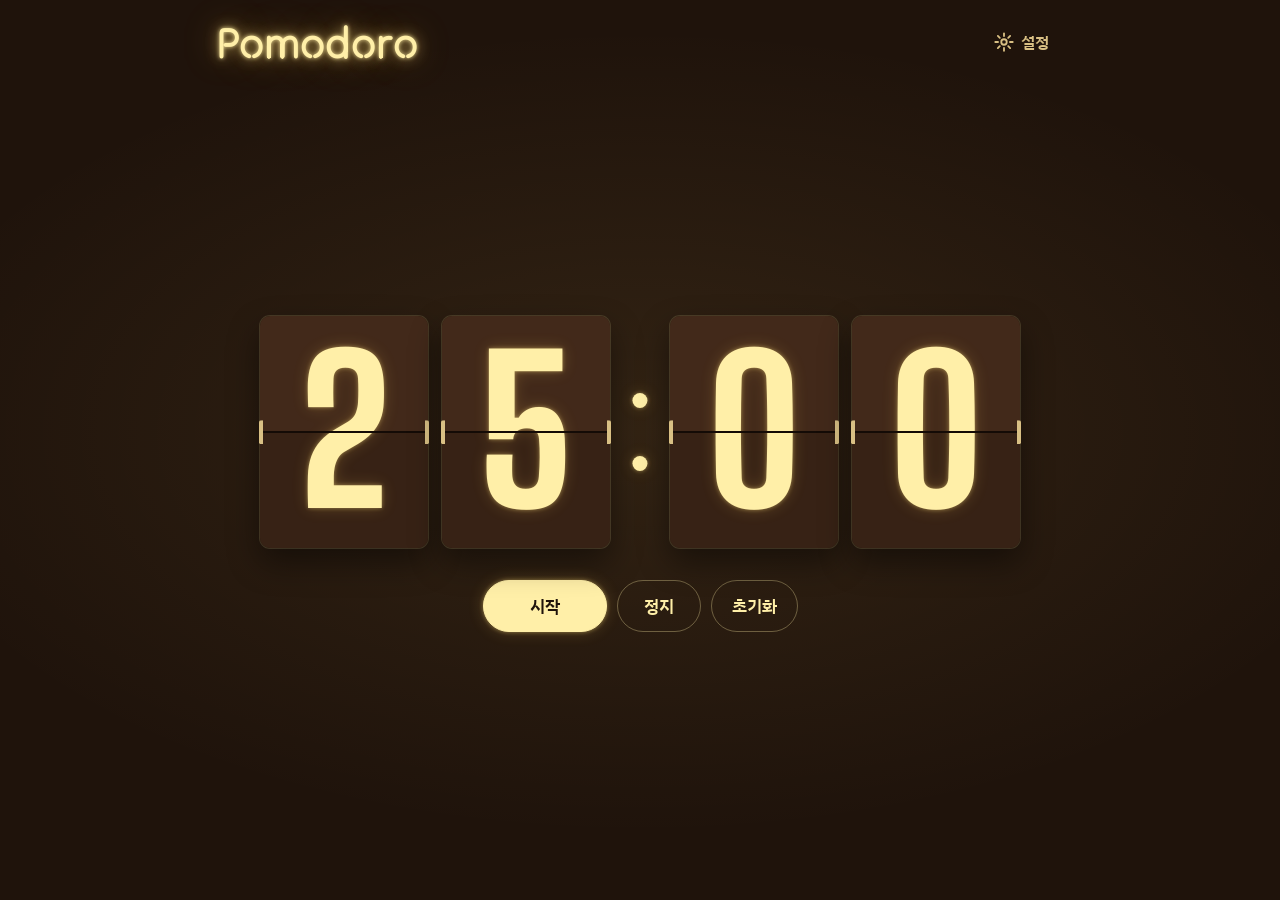
<file: index.html>
<!doctype html>
<html lang="ko">
  <head>
    <meta charset="utf-8" />
    <meta name="viewport" content="width=device-width, initial-scale=1" />
    <title>Pomodoro</title>
    <link rel="preconnect" href="https://fonts.googleapis.com" />
    <link rel="preconnect" href="https://fonts.gstatic.com" crossorigin />
    <link
      rel="stylesheet"
      href="https://fonts.googleapis.com/css2?family=Big+Shoulders+Display:wght@800&family=IBM+Plex+Sans+KR:wght@500;600&family=Tilt+Neon&display=swap"
    />
    <link rel="stylesheet" href="index.css" />
    <script src="timer-settings.js" defer></script>
    <script src="script.js" defer></script>
  </head>
  <body>
    <main class="page">
      <h1 class="title">Pomodoro</h1>

      <p id="time" class="time" role="timer" aria-label="남은 시간">25:00</p>

      <div class="controls">
        <button id="start-button" class="button button-primary" type="button">시작</button>
        <button id="stop-button" class="button" type="button">정지</button>
        <button id="reset-button" class="button" type="button">초기화</button>
      </div>

      <button id="settings-button" class="settings" type="button">
        <svg viewBox="0 0 24 24" aria-hidden="true">
          <circle cx="12" cy="12" r="3" />
          <path
            d="M12 2.5v3M12 18.5v3M2.5 12h3M18.5 12h3M5.3 5.3l2.1 2.1M16.6 16.6l2.1 2.1M18.7 5.3l-2.1 2.1M7.4 16.6l-2.1 2.1"
          />
        </svg>
        설정
      </button>
    </main>
  </body>
</html>
</file>
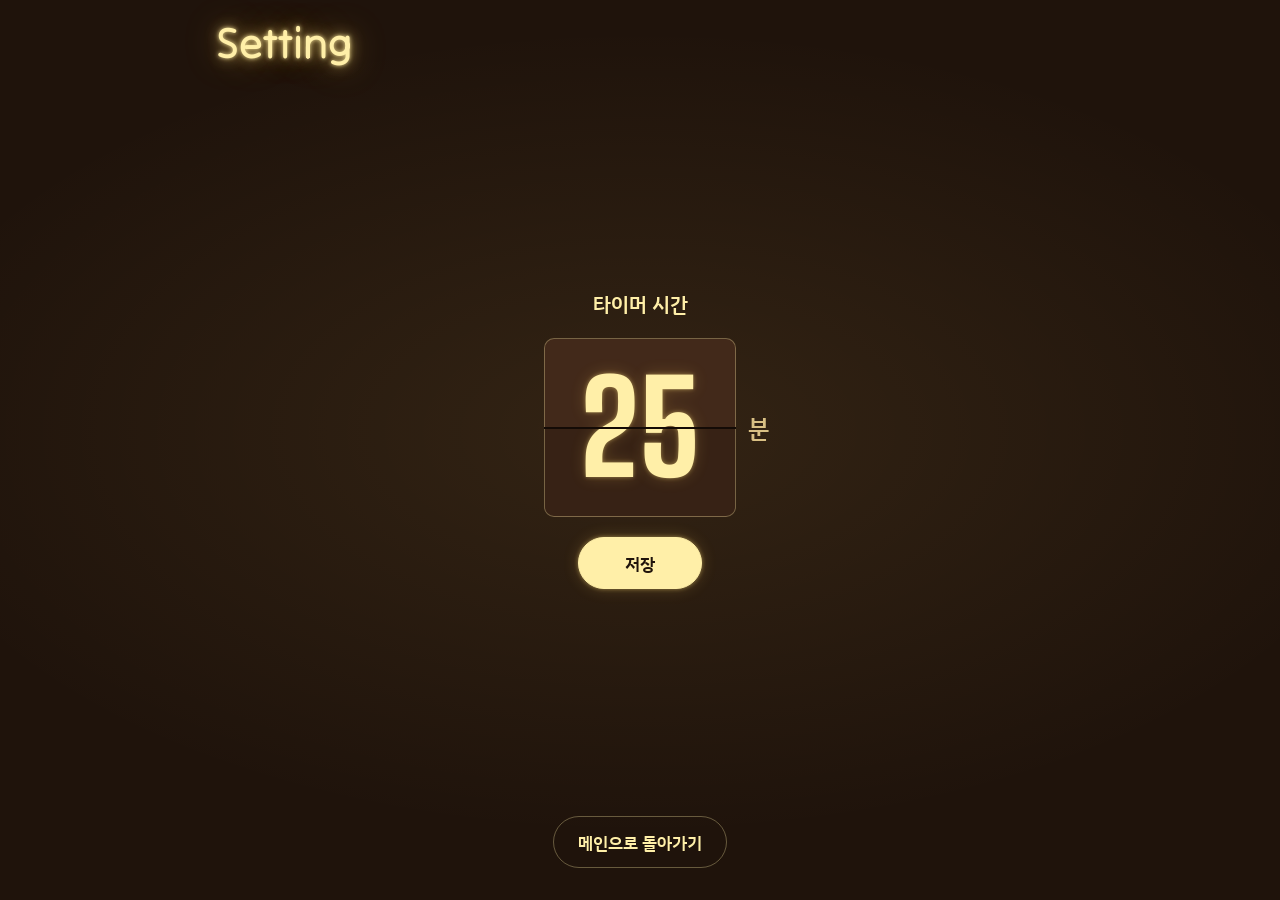
<file: settings.html>
<!doctype html>
<html lang="ko">
  <head>
    <meta charset="utf-8" />
    <meta name="viewport" content="width=device-width, initial-scale=1" />
    <title>Setting - Pomodoro</title>
    <link rel="preconnect" href="https://fonts.googleapis.com" />
    <link rel="preconnect" href="https://fonts.gstatic.com" crossorigin />
    <link
      rel="stylesheet"
      href="https://fonts.googleapis.com/css2?family=Big+Shoulders+Display:wght@800&family=IBM+Plex+Sans+KR:wght@500;600&family=Tilt+Neon&display=swap"
    />
    <link rel="stylesheet" href="settings.css" />
    <script src="timer-settings.js" defer></script>
    <script src="settings.js" defer></script>
  </head>
  <body>
    <main class="page">
      <h3 class="title">Setting</h3>

      <form id="settings-form" class="field">
        <label class="field-label" for="timer-minutes">타이머 시간</label>
        <div class="field-input">
          <input
            id="timer-minutes"
            class="minutes"
            type="number"
            inputmode="numeric"
            min="1"
            max="60"
            step="1"
            value="25"
            required
          />
          <span class="unit">분</span>
        </div>
        <button id="save-button" class="save" type="submit">저장</button>
      </form>

      <a class="back" href="index.html">메인으로 돌아가기</a>
    </main>
  </body>
</html>
</file>
<file: index.css>
:root {
  color-scheme: dark;

  --espresso: #1f130b;
  --flap-top: #42291a;
  --flap-bottom: #372215;
  --hinge: #140b06;
  --butter: #ffefa8;
  --butter-soft: #d9c084;
  --line: rgba(255, 239, 168, 0.32);

  --glow-soft: 0 0 4px rgba(255, 226, 130, 0.45), 0 0 16px rgba(255, 205, 90, 0.2);
  --glow-full: 0 0 4px rgba(255, 235, 160, 0.9), 0 0 14px rgba(255, 220, 120, 0.65),
    0 0 36px rgba(255, 200, 80, 0.4);

  /* 카드 4장, 콜론, 간격이 합쳐 카드 폭의 4.5배를 넘지 않는다. */
  --card-w: min(calc((100vw - 32px) / 4.5), 29svh, 168px);
  --card-h: calc(var(--card-w) * 1.38);
}

* {
  box-sizing: border-box;
  margin: 0;
}

body {
  min-height: 100svh;
  background:
    radial-gradient(60% 45% at 50% 48%, rgba(255, 205, 110, 0.09), transparent 100%),
    var(--espresso);
  color: var(--butter);
  font-family: "IBM Plex Sans KR", system-ui, sans-serif;
}

.page {
  display: grid;
  grid-template-columns: 1fr auto;
  grid-template-rows: auto 1fr auto auto 1fr;
  align-items: center;
  gap: 16px;
  max-width: 880px;
  min-height: 100svh;
  margin-inline: auto;
  padding: 20px 16px 32px;
}

/* 네온 간판: 페이지를 열 때 한 번만 깜빡이며 켜진다. */
.title {
  font-family: "Tilt Neon", "IBM Plex Sans KR", sans-serif;
  font-size: clamp(2rem, 7vw, 2.75rem);
  font-weight: 400;
  line-height: 1;
  text-shadow: var(--glow-full);
  animation: sign-on 900ms linear both;
}

@keyframes sign-on {
  0%,
  18%,
  34% {
    opacity: 0.25;
  }
  12%,
  26%,
  100% {
    opacity: 1;
  }
}

/* 플립 보드 */
.time {
  grid-column: 1 / -1;
  grid-row: 3;
  justify-self: center;
  font-family: "Big Shoulders Display", "IBM Plex Sans KR", sans-serif;
  font-size: calc(var(--card-h) * 0.86);
  font-weight: 800;
  line-height: 1;
}

.flip-board {
  display: flex;
  align-items: center;
  gap: calc(var(--card-w) * 0.08);
}

.flip-card {
  position: relative;
  display: block;
  width: var(--card-w);
  height: var(--card-h);
  border-radius: 10px;
  box-shadow:
    0 0 0 1px rgba(255, 239, 168, 0.14),
    0 14px 32px rgba(0, 0, 0, 0.45);
  perspective: calc(var(--card-h) * 6);
  text-shadow: var(--glow-soft);
}

.is-running .flip-card {
  text-shadow: var(--glow-full);
}

/* 경첩: 가운데 틈과 양옆의 핀 */
.flip-card::before,
.flip-card::after {
  content: "";
  position: absolute;
  top: 50%;
  z-index: 3;
  pointer-events: none;
}

.flip-card::before {
  left: 0;
  right: 0;
  height: 2px;
  margin-top: -1px;
  background: var(--hinge);
}

.flip-card::after {
  left: -1px;
  right: -1px;
  height: calc(var(--card-w) * 0.14);
  transform: translateY(-50%);
  background:
    linear-gradient(var(--butter-soft), var(--butter-soft)) left / 4px 100% no-repeat,
    linear-gradient(var(--butter-soft), var(--butter-soft)) right / 4px 100% no-repeat;
  border-radius: 2px;
}

.half {
  position: absolute;
  left: 0;
  right: 0;
  display: block;
  height: 50%;
  overflow: hidden;
  backface-visibility: hidden;
}

.half-top {
  top: 0;
  border-radius: 10px 10px 0 0;
  background: var(--flap-top);
  transform-origin: bottom;
}

.half-bottom {
  bottom: 0;
  border-radius: 0 0 10px 10px;
  background: var(--flap-bottom);
  transform-origin: top;
}

.flip-digit {
  position: absolute;
  left: 0;
  display: grid;
  place-items: center;
  width: 100%;
  height: 200%;
}

.half-top .flip-digit {
  top: 0;
}

.half-bottom .flip-digit {
  bottom: 0;
}

.flap {
  z-index: 2;
  visibility: hidden;
}

.is-flipping .flap {
  visibility: visible;
}

.is-flipping .flap-top {
  animation: fold-top 280ms ease-in both;
}

.is-flipping .flap-bottom {
  animation: fold-bottom 280ms 280ms ease-out both;
}

@keyframes fold-top {
  to {
    transform: rotateX(-90deg);
    filter: brightness(0.55);
  }
}

@keyframes fold-bottom {
  from {
    transform: rotateX(90deg);
    filter: brightness(0.55);
  }
}

.time-colon {
  position: relative;
  display: block;
  flex: none;
  width: calc(var(--card-w) * 0.2);
  height: calc(var(--card-h) * 0.34);
}

.time-colon::before,
.time-colon::after {
  content: "";
  position: absolute;
  left: 50%;
  width: calc(var(--card-w) * 0.09);
  aspect-ratio: 1;
  border-radius: 50%;
  background: var(--butter);
  box-shadow: var(--glow-soft);
  transform: translateX(-50%);
}

.time-colon::before {
  top: 0;
}

.time-colon::after {
  bottom: 0;
}

.is-running .time-colon::before,
.is-running .time-colon::after {
  box-shadow: var(--glow-full);
}

/* 버튼: 꺼진 네온관, 주 버튼만 켜 둔다. */
.controls {
  grid-column: 1 / -1;
  grid-row: 4;
  display: flex;
  justify-content: center;
  gap: 10px;
  margin-top: 16px;
}

.button,
.settings {
  border: 1.5px solid var(--line);
  border-radius: 999px;
  background: transparent;
  color: var(--butter);
  font: inherit;
  font-weight: 600;
  cursor: pointer;
  transition:
    border-color 120ms ease,
    box-shadow 120ms ease,
    transform 80ms ease;
}

.button {
  min-width: 84px;
  min-height: 52px;
  padding: 0 20px;
  font-size: 1.0625rem;
}

.button-primary {
  min-width: 124px;
  border-color: var(--butter);
  background: var(--butter);
  color: var(--espresso);
  box-shadow: var(--glow-soft);
}

.settings {
  grid-column: 2;
  grid-row: 1;
  display: inline-flex;
  align-items: center;
  gap: 6px;
  min-height: 44px;
  padding: 0 14px 0 10px;
  border-color: transparent;
  color: var(--butter-soft);
}

.settings svg {
  width: 22px;
  height: 22px;
  fill: none;
  stroke: currentColor;
  stroke-width: 2;
  stroke-linecap: round;
}

.button:hover,
.settings:hover {
  border-color: var(--butter);
  box-shadow: var(--glow-full);
}

.button:active,
.settings:active {
  transform: translateY(2px);
}

.button:focus-visible,
.settings:focus-visible {
  outline: 2px solid var(--butter);
  outline-offset: 3px;
}

@media (max-width: 360px) {
  .controls {
    gap: 6px;
  }

  .button {
    min-width: 72px;
    padding: 0 12px;
  }

  .button-primary {
    min-width: 96px;
  }
}

@media (prefers-reduced-motion: reduce) {
  .title {
    animation: none;
  }

  /* animationend로 숫자를 교체하므로 애니메이션을 끄지 않고 즉시 끝낸다. */
  .is-flipping .flap-top,
  .is-flipping .flap-bottom {
    animation-duration: 1ms;
    animation-delay: 0ms;
  }

  .button,
  .settings {
    transition: none;
  }

  .button:active,
  .settings:active {
    transform: none;
  }
}
</file>
<file: settings.css>
:root {
  color-scheme: dark;

  --espresso: #1f130b;
  --flap-top: #42291a;
  --flap-bottom: #372215;
  --hinge: #140b06;
  --butter: #ffefa8;
  --butter-soft: #d9c084;
  --coral: #ff9d85;
  --line: rgba(255, 239, 168, 0.32);

  --glow-soft: 0 0 4px rgba(255, 226, 130, 0.45), 0 0 16px rgba(255, 205, 90, 0.2);
  --glow-full: 0 0 4px rgba(255, 235, 160, 0.9), 0 0 14px rgba(255, 220, 120, 0.65),
    0 0 36px rgba(255, 200, 80, 0.4);
}

* {
  box-sizing: border-box;
  margin: 0;
}

body {
  min-height: 100svh;
  background:
    radial-gradient(60% 45% at 50% 48%, rgba(255, 205, 110, 0.09), transparent 100%),
    var(--espresso);
  color: var(--butter);
  font-family: "IBM Plex Sans KR", system-ui, sans-serif;
}

/* 메인 페이지와 같은 틀: 제목은 왼쪽 위, 내용은 가운데, 버튼은 아래 */
.page {
  display: grid;
  grid-template-rows: auto 1fr auto;
  gap: 16px;
  max-width: 880px;
  min-height: 100svh;
  margin-inline: auto;
  padding: 20px 16px 32px;
}

.title {
  min-height: 44px;
  font-family: "Tilt Neon", "IBM Plex Sans KR", sans-serif;
  font-size: clamp(2rem, 7vw, 2.75rem);
  font-weight: 400;
  line-height: 1;
  text-shadow: var(--glow-full);
}

.field {
  display: grid;
  align-content: center;
  justify-items: center;
  gap: 20px;
}

.field-label {
  font-size: 1.25rem;
  font-weight: 600;
}

/* 단위를 흐름에서 빼서 입력칸이 라벨과 같은 축에 놓이게 한다. */
.field-input {
  position: relative;
}

/* 입력칸도 메인 화면의 카드처럼 가운데가 접힌 모양으로 둔다. */
.field-input::after {
  content: "";
  position: absolute;
  top: 50%;
  left: 0;
  right: 0;
  height: 2px;
  margin-top: -1px;
  background: var(--hinge);
  pointer-events: none;
}

.minutes {
  display: block;
  width: 1.5em;
  padding: 12px 8px;
  border: 1.5px solid var(--line);
  border-radius: 10px;
  background: linear-gradient(var(--flap-top) 50%, var(--flap-bottom) 50%);
  color: var(--butter);
  font-family: "Big Shoulders Display", "IBM Plex Sans KR", sans-serif;
  font-size: clamp(5rem, 22vw, 8rem);
  font-weight: 800;
  line-height: 1;
  text-align: center;
  text-shadow: var(--glow-soft);
  appearance: textfield;
  -moz-appearance: textfield;
}

.minutes::-webkit-inner-spin-button,
.minutes::-webkit-outer-spin-button {
  -webkit-appearance: none;
  margin: 0;
}

.unit {
  position: absolute;
  top: 50%;
  left: calc(100% + 12px);
  transform: translateY(-50%);
  font-size: 1.5rem;
  font-weight: 600;
  color: var(--butter-soft);
}

.minutes:invalid {
  border-color: var(--coral);
}

.save {
  min-width: 124px;
  min-height: 52px;
  padding: 0 24px;
  border: 1.5px solid var(--butter);
  border-radius: 999px;
  background: var(--butter);
  color: var(--espresso);
  font: inherit;
  font-size: 1.0625rem;
  font-weight: 600;
  cursor: pointer;
  box-shadow: var(--glow-soft);
  transition:
    box-shadow 120ms ease,
    transform 80ms ease;
}

.save:hover:enabled {
  box-shadow: var(--glow-full);
}

.save:active:enabled {
  transform: translateY(2px);
}

.save:disabled {
  border-color: var(--line);
  background: transparent;
  color: var(--butter-soft);
  box-shadow: none;
  cursor: not-allowed;
}

.back {
  justify-self: center;
  display: inline-flex;
  align-items: center;
  min-height: 52px;
  padding: 0 24px;
  border: 1.5px solid var(--line);
  border-radius: 999px;
  color: var(--butter);
  font-size: 1.0625rem;
  font-weight: 600;
  text-decoration: none;
  transition:
    border-color 120ms ease,
    box-shadow 120ms ease,
    transform 80ms ease;
}

.back:hover {
  border-color: var(--butter);
  box-shadow: var(--glow-full);
}

.back:active {
  transform: translateY(2px);
}

.minutes:focus-visible,
.save:focus-visible,
.back:focus-visible {
  outline: 2px solid var(--butter);
  outline-offset: 3px;
}

@media (prefers-reduced-motion: reduce) {
  .save,
  .back {
    transition: none;
  }

  .save:active:enabled,
  .back:active {
    transform: none;
  }
}
</file>
